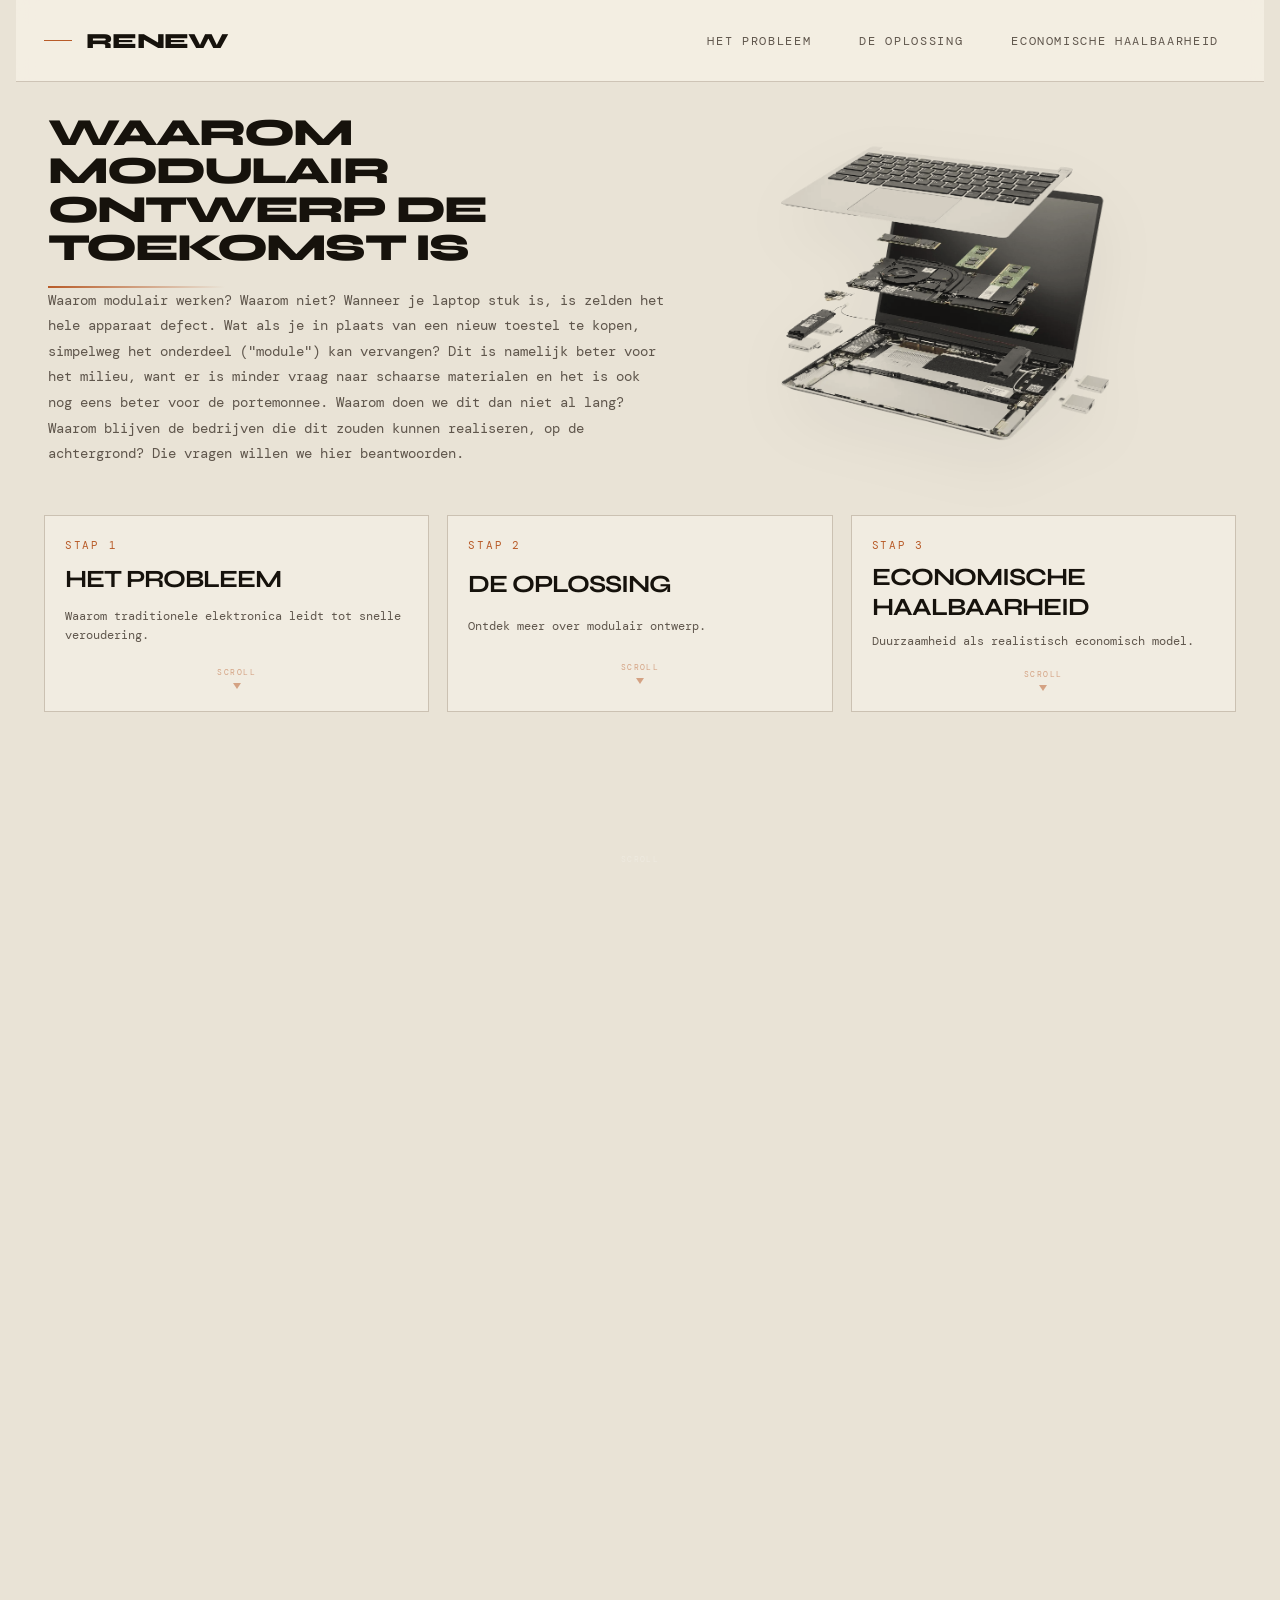
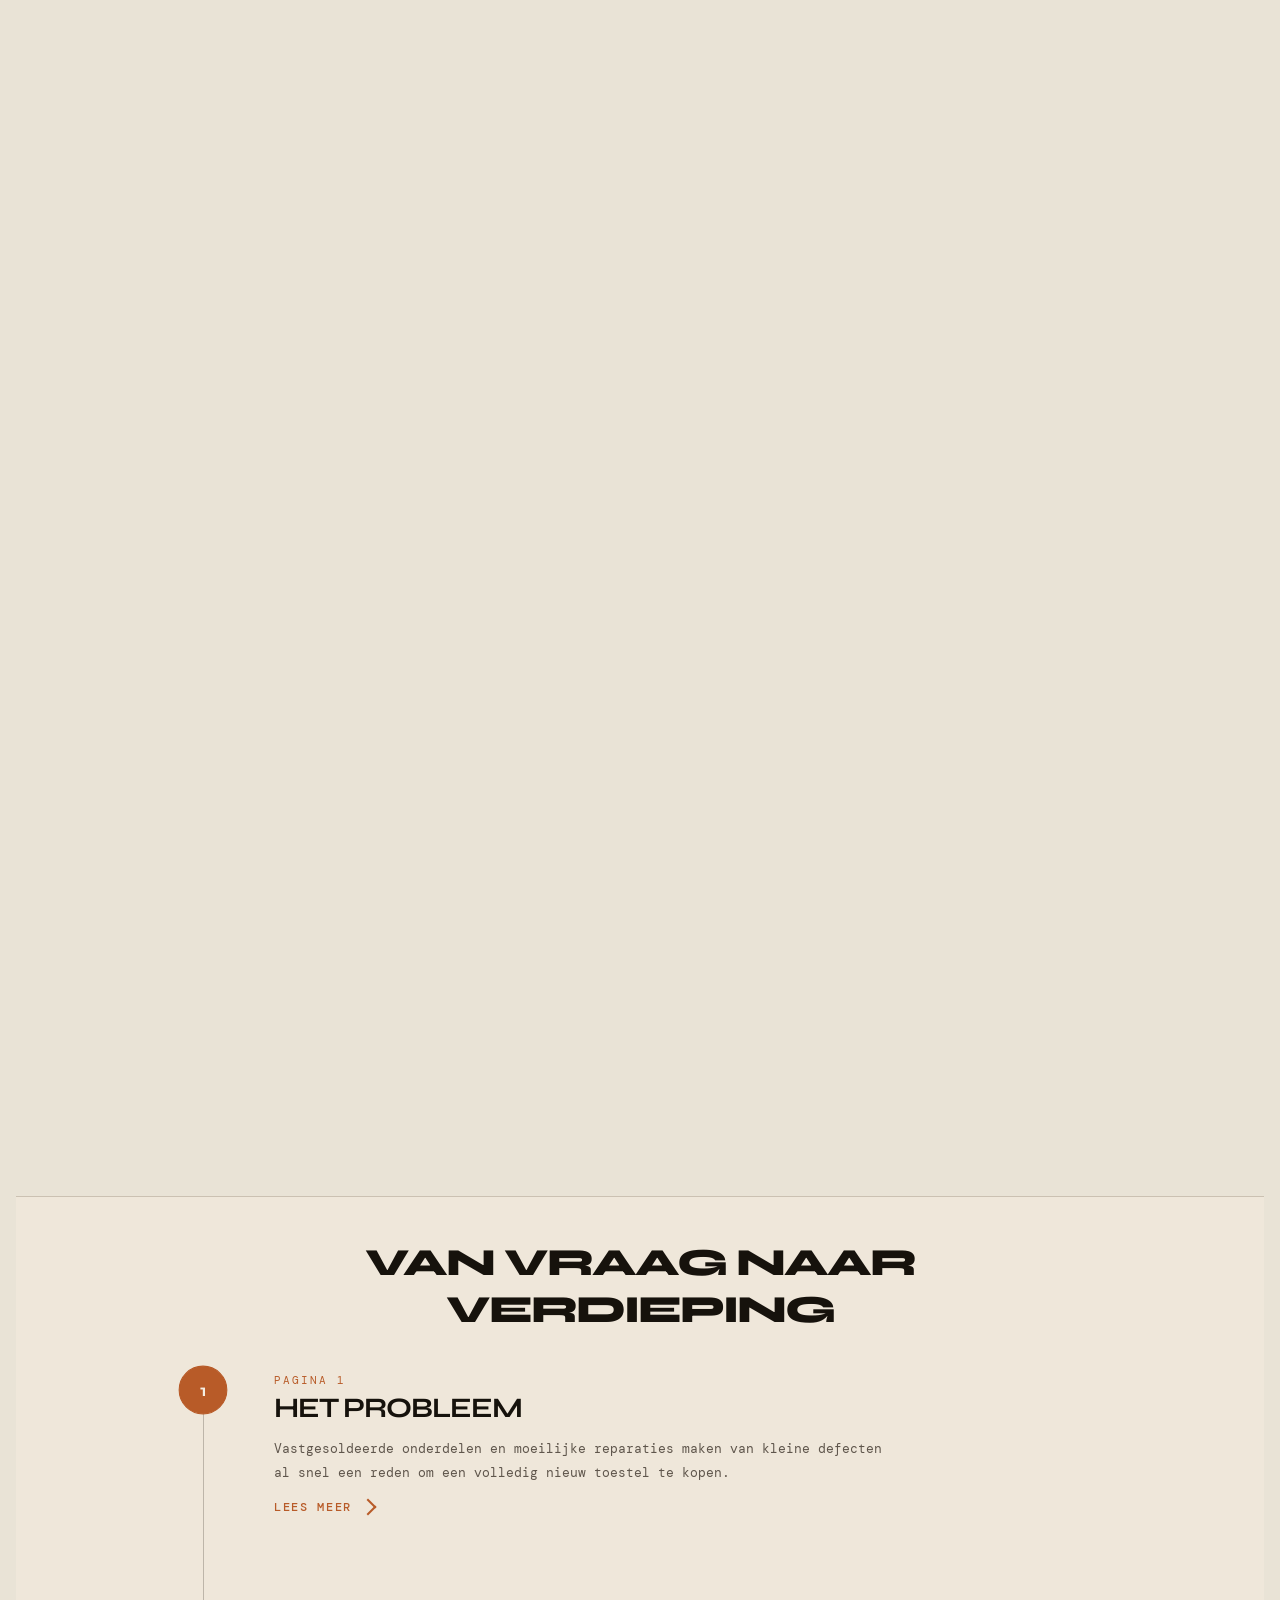
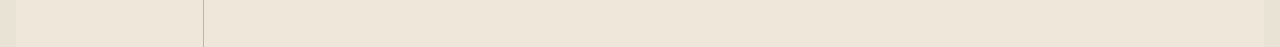
<file: index.html>
<!DOCTYPE html>
<html lang="nl">
<head>
  <meta charset="UTF-8" />
  <meta name="viewport" content="width=device-width, initial-scale=1.0" />
  <title>DOE</title>
  <link rel="preconnect" href="https://fonts.googleapis.com">
  <link rel="preconnect" href="https://fonts.gstatic.com" crossorigin>
  <link href="https://fonts.googleapis.com/css2?family=Syne:wght@500;700;800&family=DM+Mono:wght@300;400;500&display=swap" rel="stylesheet">
  <link href="main.css" rel="stylesheet">
</head>
<body>

  <div id="loading">
    <div id="progress-bar-track"><div id="progress-bar-fill"></div></div>
  </div>

  <div class="page-shell">
    <header class="topbar">
      <a class="brand" href="index.html">RENEW</a>
      <nav>
        <ul class="menu">
          <li><a href="probleem.html">Het probleem</a></li>
          <li><a href="oplossing.html">De oplossing</a></li>
          <li><a href="impact.html">Economische Haalbaarheid</a></li>
        </ul>
      </nav>
    </header>

    <main id="top">
      <section class="hero panel">
        <div>
          <h1 class="hero-title">Waarom modulair ontwerp de toekomst is</h1>
          <p class="hero-subtitle">
            Waarom modulair werken? Waarom niet? Wanneer je laptop stuk is, is zelden het hele apparaat defect. Wat als je in plaats van een nieuw toestel te kopen, simpelweg het onderdeel ("module") kan vervangen? Dit is namelijk beter voor het milieu, want er is minder vraag naar schaarse materialen en het is ook nog eens beter voor de portemonnee. Waarom doen we dit dan niet al lang? Waarom blijven de bedrijven die dit zouden kunnen realiseren, op de achtergrond? Die vragen willen we hier beantwoorden.
          </p>
        </div>
        <div class="hero-visual">
          <img class="hero-image" src="imgs/modulaire-laptop.png" alt="Exploded view van een modulaire laptop" />
        </div>
      </section>

      <section class="overview-shell panel">
        <div class="overview-grid">
          <a class="overview-box" data-target="timeline-probleem" href="#timeline-probleem">
            <span class="overview-step">Stap 1</span>
            <h2 class="overview-title">Het probleem</h2>
            <p class="overview-copy">Waarom traditionele elektronica leidt tot snelle veroudering.</p>
            <span class="overview-scroll-hint">
              <span class="scroll-hint-text">scroll</span>
              <span class="scroll-hint-arrow"></span>
            </span>
          </a>
          <a class="overview-box" data-target="timeline-oplossing" href="#timeline-oplossing">
            <span class="overview-step">Stap 2</span>
            <h2 class="overview-title">De oplossing</h2>
            <p class="overview-copy">Ontdek meer over modulair ontwerp.</p>
            <span class="overview-scroll-hint">
              <span class="scroll-hint-text">scroll</span>
              <span class="scroll-hint-arrow"></span>
            </span>
          </a>
          <a class="overview-box" data-target="timeline-impact" href="#timeline-impact">
            <span class="overview-step">Stap 3</span>
            <h2 class="overview-title">Economische Haalbaarheid</h2>
            <p class="overview-copy">Duurzaamheid als realistisch economisch model.</p>
            <span class="overview-scroll-hint">
              <span class="scroll-hint-text">scroll</span>
              <span class="scroll-hint-arrow"></span>
            </span>
          </a>
        </div>
      </section>

      <div id="scroll-sentinel"></div>

      <section class="story-timeline-section panel">
        <div class="story-timeline-inner">
          <div class="story-timeline-heading">
            <h2>Van vraag naar verdieping</h2>
          </div>

          <div class="story-timeline">
            <a class="story-point" id="timeline-probleem" data-target="timeline-probleem" data-tone="problem" href="probleem.html">
              <span class="story-point-marker">1</span>
              <span class="story-point-label">Pagina 1</span>
              <h3 class="story-point-title">Het probleem</h3>
              <p class="story-point-copy">Vastgesoldeerde onderdelen en moeilijke reparaties maken van kleine defecten al snel een reden om een volledig nieuw toestel te kopen.</p>
              <span class="story-point-link">Lees meer</span>
            </a>

            <a class="story-point" id="timeline-oplossing" data-target="timeline-oplossing" data-tone="solution" href="oplossing.html">
              <span class="story-point-marker">2</span>
              <span class="story-point-label">Pagina 2</span>
              <h3 class="story-point-title">De oplossing</h3>
              <p class="story-point-copy">Door het gebruik van een modulaire laptop, wordt onderhoud, upgrades en herstel veel eenvoudiger.</p>
              <span class="story-point-link">Lees meer</span>
            </a>

            <a class="story-point" id="timeline-impact" data-target="timeline-impact" data-tone="impact" href="impact.html">
              <span class="story-point-marker">3</span>
              <span class="story-point-label">Pagina 3</span>
              <h3 class="story-point-title">Economische Haalbaarheid</h3>
              <p class="story-point-copy">Een herstelbaar toestel zal langer meegaan. Er is minder nood aan schaarse materialen bevatten en hierdoor op termijn financieel interessanter zijn.</p>
              <span class="story-point-link">Lees meer</span>
            </a>
          </div>
        </div>
      </section>
    </main>

    <footer class="footer">
      <span class="footer-left">Tack Ignace,Durnez Dolf,Gyselbrecht Stan,Serry Nathan</span>
      <span class="footer-right">DUURZAAMHEID · ONDERNEMERSCHAP · ETHIEK</span>
    </footer>
  </div>

  <div id="frame-display">
    <img src="" id="frame-img" alt="DOE Laptop"/>
    <div id="scroll-hint">
      <div id="scroll-hint-text">scroll</div>
    </div>
  </div>

  <script src="main.js"></script>
</body>
</html>
</file>
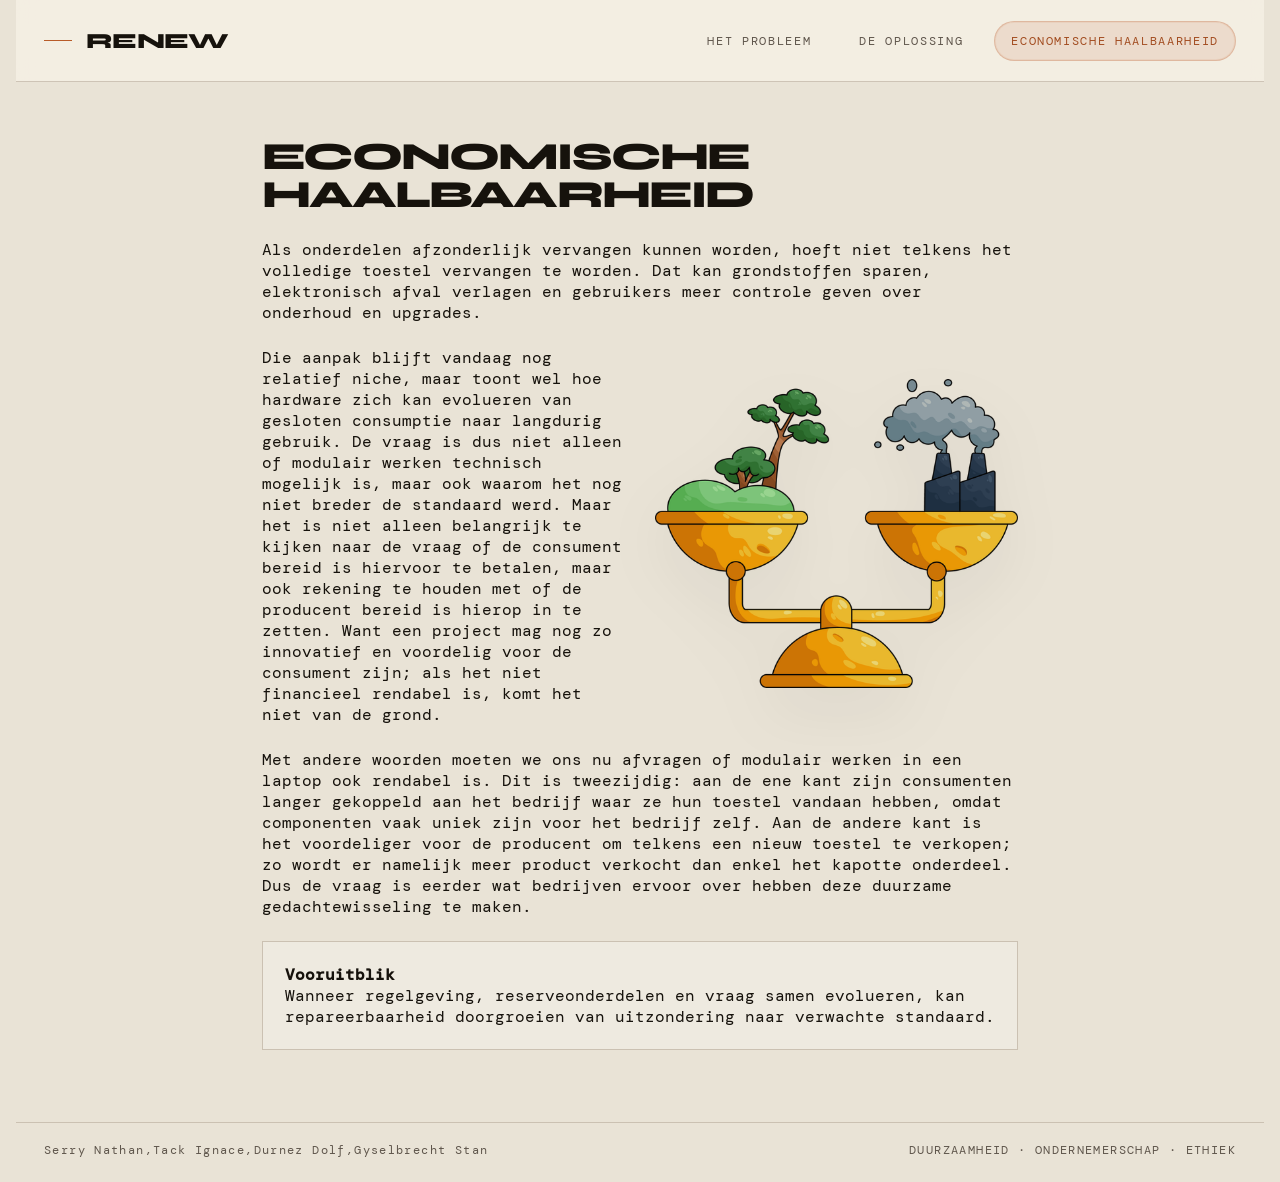
<file: impact.html>
<!DOCTYPE html>
<html lang="nl">
<head>
  <meta charset="UTF-8" />
  <meta name="viewport" content="width=device-width, initial-scale=1.0" />
  <title>Impact - DOE</title>
  <link rel="preconnect" href="https://fonts.googleapis.com">
  <link rel="preconnect" href="https://fonts.gstatic.com" crossorigin>
  <link href="https://fonts.googleapis.com/css2?family=Syne:wght@500;700;800&family=DM+Mono:wght@300;400;500&display=swap" rel="stylesheet">
  <link href="main.css" rel="stylesheet">
</head>
<body>
  <div class="page-shell">
    <header class="topbar">
      <a class="brand" href="index.html">RENEW</a>
      <nav>
        <ul class="menu">
          <li><a href="probleem.html">Het probleem</a></li>
          <li><a href="oplossing.html">De oplossing</a></li>
          <li><a class="is-active" href="impact.html">Economische Haalbaarheid</a></li>
        </ul>
      </nav>
    </header>

    <main class="hero probleem">

      <h1>Economische haalbaarheid</h1>
      <p>
        Als onderdelen afzonderlijk vervangen kunnen worden, hoeft niet telkens het volledige toestel vervangen te worden.
        Dat kan grondstoffen sparen, elektronisch afval verlagen en gebruikers meer controle geven over onderhoud en upgrades.
      </p>
      <div class="img-side">
          <div>
              <p>
                  Die aanpak blijft vandaag nog relatief niche, maar toont wel hoe hardware zich kan evolueren van gesloten consumptie
                  naar langdurig gebruik. De vraag is dus niet alleen of modulair werken technisch mogelijk is, maar ook waarom het nog
                  niet breder de standaard werd. Maar het is niet alleen belangrijk te kijken naar de vraag of de consument bereid is
                  hiervoor te betalen, maar ook rekening te houden met of de producent bereid is hierop in te zetten. Want een project mag
                  nog zo innovatief en voordelig voor de consument zijn; als het niet financieel rendabel is, komt het niet van
                  de grond.
              </p>
          </div>
          <div>
              <img class="side-img" src="imgs/weegschaal.png" alt="Exploded view van een modulaire laptop" />
          </div>
      </div>
        <p>
          Met andere woorden moeten we ons nu afvragen of modulair werken in een laptop ook rendabel is. Dit is
        tweezijdig: aan de ene kant zijn consumenten langer gekoppeld aan het bedrijf waar ze hun toestel vandaan hebben, omdat
        componenten vaak uniek zijn voor het bedrijf zelf. Aan de andere kant is het voordeliger voor de producent om
        telkens een nieuw toestel te verkopen; zo wordt er namelijk meer product verkocht dan enkel het kapotte onderdeel.
        Dus de vraag is eerder wat bedrijven ervoor over hebben deze duurzame gedachtewisseling te maken.
      </p>

      <div class="sub-panel">
        <strong>Vooruitblik</strong>
        <p>Wanneer regelgeving, reserveonderdelen en vraag samen evolueren, kan repareerbaarheid doorgroeien van uitzondering naar verwachte standaard.</p>
      </div>
    </main>

    <footer class="footer">
      <span class="footer-left">Serry Nathan,Tack Ignace,Durnez Dolf,Gyselbrecht Stan</span>
      <span class="footer-right">DUURZAAMHEID · ONDERNEMERSCHAP · ETHIEK</span>
    </footer>
  </div>
</body>
</html>
</file>
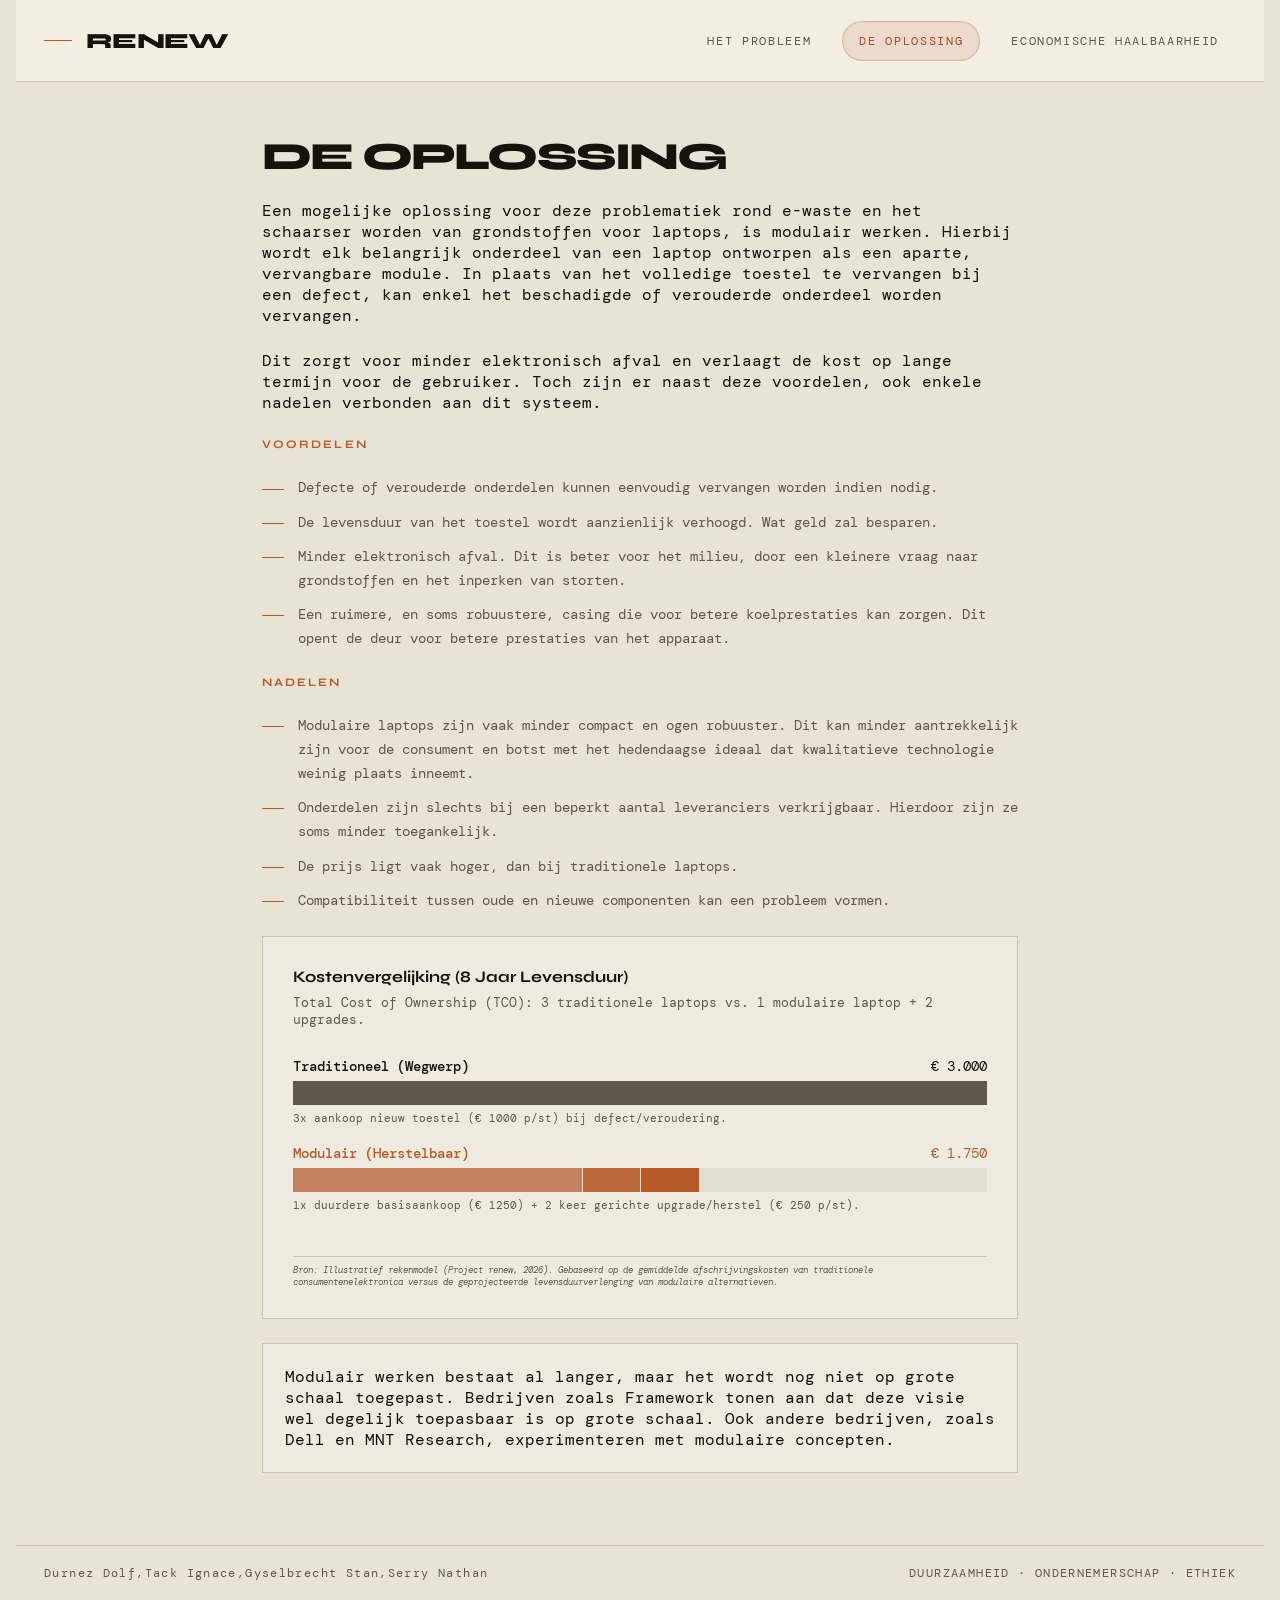
<file: oplossing.html>
<!DOCTYPE html>
<html lang="nl">
<head>
  <meta charset="UTF-8" />
  <meta name="viewport" content="width=device-width, initial-scale=1.0" />
  <title>Oplossing - DOE</title>
  <link rel="preconnect" href="https://fonts.googleapis.com">
  <link rel="preconnect" href="https://fonts.gstatic.com" crossorigin>
  <link href="https://fonts.googleapis.com/css2?family=Syne:wght@500;700;800&family=DM+Mono:wght@300;400;500&display=swap" rel="stylesheet">
  <link href="main.css" rel="stylesheet">
</head>
<body>
  <div class="page-shell">
    <header class="topbar">
      <a class="brand" href="index.html">RENEW</a>
      <nav>
        <ul class="menu">
          <li><a  href="probleem.html">Het probleem</a></li>
          <li><a class="is-active" href="oplossing.html">De oplossing</a></li>
          <li><a  href="impact.html">Economische Haalbaarheid</a></li>
        </ul>
      </nav>
    </header>

    <main class="hero probleem">
      <h1>De oplossing</h1>
      <p>
        Een mogelijke oplossing voor deze problematiek rond e-waste en het schaarser worden van grondstoffen voor laptops, is modulair werken. Hierbij wordt elk belangrijk onderdeel van een laptop ontworpen als een aparte, vervangbare module. In plaats van het volledige toestel te vervangen bij een defect, kan enkel het beschadigde of verouderde onderdeel worden vervangen.

      </p>

      <p>
          Dit zorgt voor minder elektronisch afval en verlaagt de kost op lange termijn voor de gebruiker. Toch zijn er naast deze voordelen, ook enkele nadelen verbonden aan dit systeem.
      </p>
        <h2>Voordelen</h2>
        <ul>
            <li>Defecte of verouderde onderdelen kunnen eenvoudig vervangen worden indien nodig.</li>
            <li>De levensduur van het toestel wordt aanzienlijk verhoogd. Wat geld zal besparen.</li>
            <li>Minder elektronisch afval. Dit is beter voor het milieu, door een kleinere vraag naar grondstoffen en het inperken van storten.</li>
            <li>Een ruimere, en soms robuustere, casing die voor betere koelprestaties kan zorgen. Dit opent de deur voor betere prestaties van het apparaat.</li>
        </ul>

      <h2>Nadelen</h2>
      <ul>
        <li>Modulaire laptops zijn vaak minder compact en ogen robuuster. Dit kan minder aantrekkelijk zijn voor de consument en botst met het hedendaagse ideaal dat kwalitatieve technologie weinig plaats inneemt.</li>
        <li>Onderdelen zijn slechts bij een beperkt aantal leveranciers verkrijgbaar. Hierdoor zijn ze soms minder toegankelijk.</li>
        <li>De prijs ligt vaak hoger, dan bij traditionele laptops.</li>
        <li>Compatibiliteit tussen oude en nieuwe componenten kan een probleem vormen.</li>
      </ul>

      <div class="cost-panel">
          <h3>Kostenvergelijking (8 Jaar Levensduur)</h3>
          <p>Total Cost of Ownership (TCO): 3 traditionele laptops vs. 1 modulaire laptop + 2 upgrades.</p>

          <div class="cost-bars">

              <div class="cost-bar-item">
                  <div class="cost-bar-header">
                      <span>Traditioneel (Wegwerp)</span>
                      <span>€ 3.000</span>
                  </div>
                  <div class="cost-bar-track">
                      <div class="cost-bar-fill" style="width: 100%;"></div>
                  </div>
                  <span class="cost-bar-note">3x aankoop nieuw toestel (€ 1000 p/st) bij defect/veroudering.</span>
              </div>

              <div class="cost-bar-item">
                  <div class="cost-bar-header accent">
                      <span>Modulair (Herstelbaar)</span>
                      <span>€ 1.750</span>
                  </div>
                  <div class="cost-bar-track">
                      <div class="cost-bar-fill accent-light cost-bar-segment" style="width: 41.6%;" title="Basisaankoop: €1250"></div>
                      <div class="cost-bar-fill accent-dark cost-bar-segment" style="width: 8.3%;" title="Upgrade 1: €250"></div>
                      <div class="cost-bar-fill accent cost-bar-segment" style="width: 8.3%;" title="Upgrade 2: €250"></div>
                  </div>
                  <span class="cost-bar-note">1x duurdere basisaankoop (€ 1250) + 2 keer gerichte upgrade/herstel (€ 250 p/st).</span>
              </div>
              <div class="chart-source" style="padding-top: 7px;border-top: 1px solid var(--line);">
                  Bron: Illustratief rekenmodel (Project renew, 2026). Gebaseerd op de gemiddelde afschrijvingskosten van traditionele consumentenelektronica versus de geprojecteerde levensduurverlenging van modulaire alternatieven.
              </div>
          </div>
      </div>

      <div class="sub-panel">
        Modulair werken bestaat al langer, maar het wordt nog niet op grote schaal toegepast. Bedrijven zoals Framework tonen aan dat deze visie wel degelijk toepasbaar is op grote schaal.
        Ook andere bedrijven, zoals Dell en MNT Research, experimenteren met modulaire concepten.
      </div>

    </main>

    <footer class="footer">
      <span class="footer-left">Durnez Dolf,Tack Ignace,Gyselbrecht Stan,Serry Nathan</span>
      <span class="footer-right">DUURZAAMHEID · ONDERNEMERSCHAP · ETHIEK</span>
    </footer>

  </div>
</body>
</html>
</file>
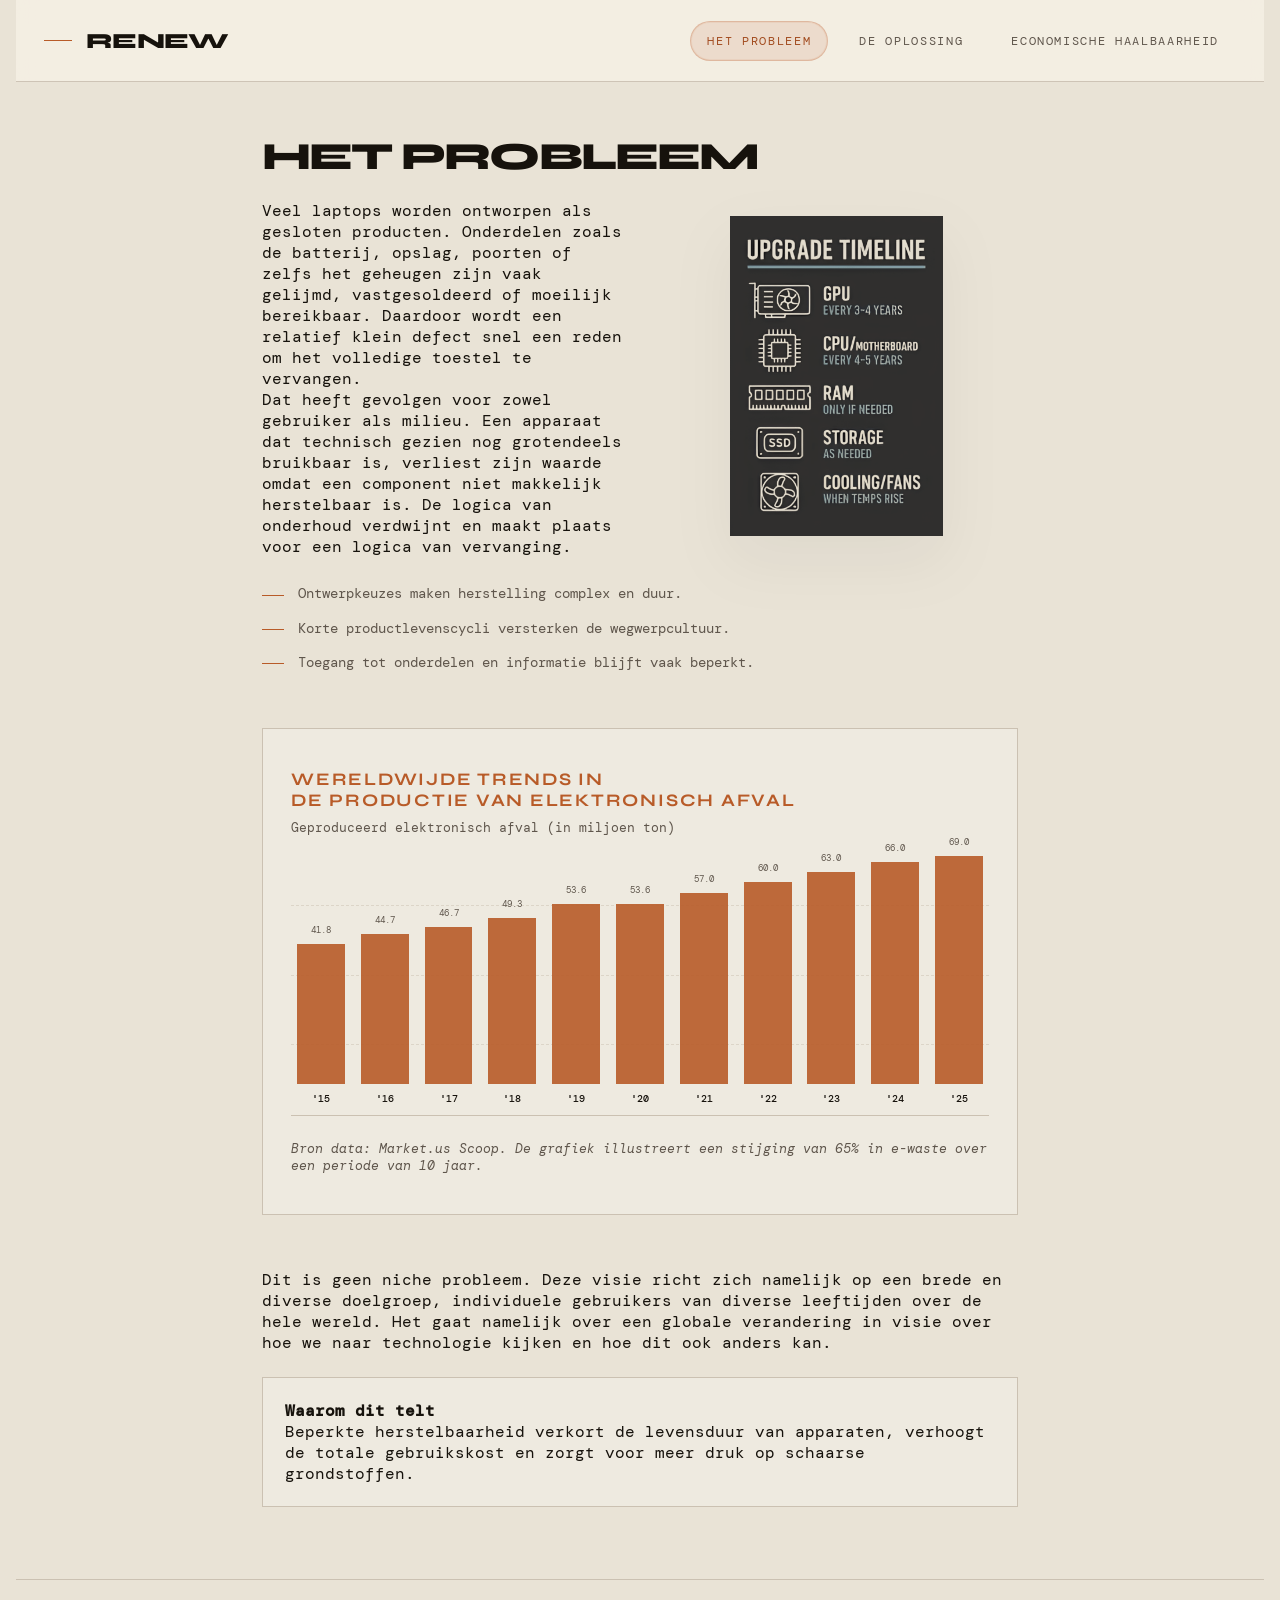
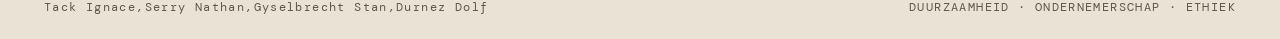
<file: probleem.html>
<!DOCTYPE html>
<html lang="nl">
<head>
  <meta charset="UTF-8" />
  <meta name="viewport" content="width=device-width, initial-scale=1.0" />
  <title>Probleem - DOE</title>
  <link rel="preconnect" href="https://fonts.googleapis.com">
  <link rel="preconnect" href="https://fonts.gstatic.com" crossorigin>
  <link href="https://fonts.googleapis.com/css2?family=Syne:wght@500;700;800&family=DM+Mono:wght@300;400;500&display=swap" rel="stylesheet">
  <link href="main.css" rel="stylesheet">
</head>
<body>
  <div class="page-shell">
    <header class="topbar">
      <a class="brand" href="index.html">RENEW</a>
      <nav>
        <ul class="menu">
          <li><a class="is-active" href="probleem.html">Het probleem</a></li>
          <li><a href="oplossing.html">De oplossing</a></li>
          <li><a href="impact.html">Economische Haalbaarheid</a></li>
        </ul>
      </nav>
    </header>

    <main class="top">
      <section class="hero probleem">
        <h1>Het probleem</h1>
        <div class="img-side">
            <div>
                <p>
                    Veel laptops worden ontworpen als gesloten producten. Onderdelen zoals de batterij, opslag, poorten of zelfs het geheugen
                    zijn vaak gelijmd, vastgesoldeerd of moeilijk bereikbaar. Daardoor wordt een relatief klein defect snel een reden
                    om het volledige toestel te vervangen.
                </p>
                <p>
                    Dat heeft gevolgen voor zowel gebruiker als milieu. Een apparaat dat technisch gezien nog grotendeels bruikbaar is,
                    verliest zijn waarde omdat een component niet makkelijk herstelbaar is. De logica van onderhoud verdwijnt en maakt
                    plaats voor een logica van vervanging.
                </p>
            </div>
            <div>
                <img class="side-img" src="imgs/e-lifetime.png" alt="Exploded view van een modulaire laptop" />
            </div>
        </div>
        <ul>
          <li>Ontwerpkeuzes maken herstelling complex en duur.</li>
          <li>Korte productlevenscycli versterken de wegwerpcultuur.</li>
          <li>Toegang tot onderdelen en informatie blijft vaak beperkt.</li>
        </ul>

        <div class="chart-panel">
            <h2>Wereldwijde trends in <br> de productie van elektronisch afval</h2>
            <p>Geproduceerd elektronisch afval (in miljoen ton)</p>

            <div class="chart-container">
                <div class="chart-grid-line"></div>
                <div class="chart-grid-line"></div>
                <div class="chart-grid-line"></div>

                <div class="bar-item">
                    <span class="bar-value">41.8</span>
                    <div class="bar-rect" style="height: 52.2%;"></div>
                    <span class="bar-label">'15</span>
                </div>

                <div class="bar-item">
                    <span class="bar-value">44.7</span>
                    <div class="bar-rect" style="height: 55.8%;"></div>
                    <span class="bar-label">'16</span>
                </div>

                <div class="bar-item">
                    <span class="bar-value">46.7</span>
                    <div class="bar-rect" style="height: 58.3%;"></div>
                    <span class="bar-label">'17</span>
                </div>

                <div class="bar-item">
                    <span class="bar-value">49.3</span>
                    <div class="bar-rect" style="height: 61.6%;"></div>
                    <span class="bar-label">'18</span>
                </div>

                <div class="bar-item">
                    <span class="bar-value">53.6</span>
                    <div class="bar-rect" style="height: 67%;"></div>
                    <span class="bar-label">'19</span>
                </div>

                <div class="bar-item">
                    <span class="bar-value">53.6</span>
                    <div class="bar-rect" style="height: 67%;"></div>
                    <span class="bar-label">'20</span>
                </div>

                <div class="bar-item">
                    <span class="bar-value">57.0</span>
                    <div class="bar-rect" style="height: 71.2%;"></div>
                    <span class="bar-label">'21</span>
                </div>

                <div class="bar-item">
                    <span class="bar-value">60.0</span>
                    <div class="bar-rect" style="height: 75%;"></div>
                    <span class="bar-label">'22</span>
                </div>

                <div class="bar-item">
                    <span class="bar-value">63.0</span>
                    <div class="bar-rect" style="height: 78.7%;"></div>
                    <span class="bar-label">'23</span>
                </div>

                <div class="bar-item">
                    <span class="bar-value">66.0</span>
                    <div class="bar-rect" style="height: 82.5%;"></div>
                    <span class="bar-label">'24</span>
                </div>

                <div class="bar-item">
                    <span class="bar-value">69.0</span>
                    <div class="bar-rect" style="height: 86.2%;"></div>
                    <span class="bar-label">'25</span>
                </div>
            </div>

            <p class="chart-source">
                Bron data: Market.us Scoop. De grafiek illustreert een stijging van 65% in e-waste over een periode van 10 jaar.
            </p>
        </div>

        <p>
        Dit is geen niche probleem. Deze visie richt zich namelijk op een brede en diverse doelgroep, individuele gebruikers van diverse leeftijden over de hele wereld. Het gaat namelijk over een globale verandering in visie over hoe we naar technologie kijken en hoe dit ook anders kan.
      </p>
      <div class="sub-panel">
          <strong>Waarom dit telt</strong>
          <p>Beperkte herstelbaarheid verkort de levensduur van apparaten, verhoogt de totale gebruikskost en zorgt voor meer druk op schaarse grondstoffen.</p>
        </div>
      </section>
    </main>

    <footer class="footer">
      <span class="footer-left">Tack Ignace,Serry Nathan,Gyselbrecht Stan,Durnez Dolf</span>
      <span class="footer-right">DUURZAAMHEID · ONDERNEMERSCHAP · ETHIEK</span>
    </footer>
  </div>
</body>
</html>
</file>
<file: main.css>
:root {
    --bg: #e9e3d6;
    --paper: #f4efe4;
    --ink: #16120c;
    --muted: #5f564c;
    --line: #cbc1b2;
    --accent: #b85b28;
    --accent-soft: rgba(184, 91, 40, 0.12);
    --accent-strong: #a24d21;
    --panel: rgba(244, 239, 228, 0.8);
    --section-tint: #efe7da;
    --nav-height: 82px;
}

* {
    box-sizing: border-box;
    margin: 0;
    padding: 0;
}

html {
    scroll-behavior: smooth;
    scroll-padding-top: calc(var(--nav-height) + 24px);
}

body {
    min-height: 100vh;
    color: var(--ink);
    font-family: "DM Mono", monospace;
    background: #e9e3d6;
}

a {
    color: inherit;
    text-decoration: none;
}

.page-shell {
    width: min(1360px, calc(100% - 32px));
    margin: 0 auto;
    overflow: clip;
}

.topbar {
    position: sticky;
    top: 0;
    z-index: 20;
    display: flex;
    align-items: center;
    justify-content: space-between;
    gap: 24px;
    min-height: var(--nav-height);
    padding: 18px 28px;
    border-bottom: 1px solid rgba(203, 193, 178, 0.92);
    background: rgba(244, 239, 228, 0.9);
    backdrop-filter: blur(10px);
}

.brand {
    display: inline-flex;
    align-items: center;
    gap: 14px;
    font-family: "Syne", sans-serif;
    font-size: 1.35rem;
    font-weight: 800;
    letter-spacing: -0.03em;
}

.brand::before {
    content: "";
    width: 28px;
    height: 1px;
    background: var(--accent);
}

.menu {
    display: flex;
    align-items: center;
    gap: 14px;
    list-style: none;
}

.menu a {
    display: inline-flex;
    align-items: center;
    justify-content: center;
    min-height: 40px;
    padding: 0 16px;
    border: 1px solid transparent;
    border-radius: 999px;
    color: var(--muted);
    font-size: 0.74rem;
    letter-spacing: 0.14em;
    text-transform: uppercase;
    transition: color 0.22s ease, border-color 0.22s ease, background-color 0.22s ease, box-shadow 0.22s ease;
}

.menu a:hover,
.menu a.is-active {
    color: var(--accent-strong);
    border-color: rgba(184, 91, 40, 0.28);
    background: var(--accent-soft);
    box-shadow: inset 0 0 0 1px rgba(184, 91, 40, 0.08);
}

.hero {
    display: flex;
    padding: 2em;
}

.hero-visual {
    display: flex;
    align-items: center;
    justify-content: center;
    padding: 8px 20px 8px 12px;
}

.hero-image {
    width: min(100%, 640px);
    max-width: 48vw;
    max-height: 680px;
    object-fit: contain;
    mix-blend-mode: multiply;
    opacity: 0.98;
    filter: drop-shadow(0 24px 30px rgba(22, 18, 12, 0.05));
}

/* ── CONTENT SECTIONS (stack over frame display) ────── */
.panel {
    position: relative;
    z-index: 1;
    background: var(--bg);
}

.probleem {
    margin: 0 auto;
    padding-top: 56px;
    padding-bottom: 72px;
    display: grid;
    gap: 24px;
    max-width: 820px;
}

.sub-panel {
    padding: 22px;
    border: 1px solid var(--line);
    background: rgba(255, 255, 255, 0.24);
}

.hero h1,
.probleem h1 {
    font-family: "Syne", sans-serif;
    font-size: clamp(1.6rem, 3vw, 2.4rem);
    font-weight: 800;
    letter-spacing: -0.05em;
    text-transform: uppercase;
    line-height: 1;
}

.hero h2,
.probleem h2 {
    font-family: "Syne", sans-serif;
    font-size: 0.72rem;
    font-weight: 700;
    letter-spacing: 0.18em;
    text-transform: uppercase;
    color: var(--accent);
}

.hero ul,
.probleem ul {
    list-style: none;
    display: grid;
    gap: 10px;
    padding: 0;
}

.hero ul li,
.probleem ul li {
    display: flex;
    align-items: baseline;
    gap: 14px;
    color: var(--muted);
    font-size: 0.88rem;
    line-height: 1.72;
}

.hero ul li::before,
.probleem ul li::before {
    content: "";
    flex-shrink: 0;
    width: 22px;
    height: 1px;
    background: var(--accent);
    position: relative;
    top: -0.2em;
}

.hero-title {
    max-width: 12ch;
    font-family: "Syne", sans-serif;
    font-size: clamp(2rem, 4vw, 3.2rem);
    font-weight: 800;
    line-height: 1;
    letter-spacing: -0.05em;
}

.hero-title::after {
    content: "";
    display: block;
    width: min(180px, 36%);
    height: 2px;
    margin-top: 18px;
    background: linear-gradient(to right, var(--accent), transparent);
}

.hero-subtitle {
    max-width: 720px;
    color: var(--muted);
    font-size: 0.88rem;
    line-height: 1.82;
}

.overview-shell {
    padding: 0 28px 6vh;
}

.overview-grid {
    display: grid;
    grid-template-columns: repeat(3, minmax(0, 1fr));
    gap: 18px;
}

.overview-box {
    display: grid;
    gap: 10px;
    padding: 22px 20px 20px;
    border: 1px solid var(--line);
    background: var(--panel);
    cursor: pointer;
    transform-origin: center;
    transition: transform 0.24s ease, border-color 0.24s ease, background-color 0.24s ease, box-shadow 0.24s ease;
}

.overview-box:hover {
    transform: translateY(-4px) scale(1.02);
    border-color: rgba(184, 91, 40, 0.28);
    background: rgba(236, 226, 212, 0.92);
    box-shadow: 0 14px 30px rgba(22, 18, 12, 0.08);
}

.overview-box.is-active {
    transform: translateY(-4px) scale(1.02);
    border-color: var(--accent);
    background: var(--accent-soft);
    box-shadow: 0 14px 30px rgba(22, 18, 12, 0.08);
}

.overview-step {
    color: var(--accent);
    font-size: 0.68rem;
    letter-spacing: 0.16em;
    text-transform: uppercase;
}

.overview-title {
    font-family: "Syne", sans-serif;
    font-size: 1.55rem;
    font-weight: 700;
    letter-spacing: -0.04em;
    text-transform: uppercase;
}

.overview-copy {
    color: var(--muted);
    font-size: 0.72rem;
    line-height: 1.72;
}

.overview-scroll-hint {
    display: flex;
    flex-direction: column;
    align-items: center;
    gap: 6px;
    margin-top: 8px;
    opacity: 0.5;
    transition: opacity 0.3s ease;
}

.overview-box:hover .overview-scroll-hint {
    opacity: 1;
}

.scroll-hint-text {
    font-size: 8px;
    letter-spacing: 0.18em;
    text-transform: uppercase;
    color: var(--accent);
}

.scroll-hint-arrow {
    width: 0;
    height: 0;
    border-left: 4px solid transparent;
    border-right: 4px solid transparent;
    border-top: 6px solid var(--accent);
    animation: bounce 1.5s ease-in-out infinite;
}

@keyframes bounce {
    0%, 100% { transform: translateY(0); }
    50% { transform: translateY(4px); }
}

.story-timeline-section {
    padding: 42px 28px 140px;
    border-top: 1px solid var(--line);
    background: var(--section-tint);
}

.story-timeline-inner {
    max-width: 920px;
    margin: 0 auto;
}

.story-timeline-heading {
    margin-bottom: 34px;
    text-align: center;
}

.story-timeline-heading h2 {
    font-family: "Syne", sans-serif;
    font-size: clamp(2rem, 3vw, 3rem);
    font-weight: 800;
    letter-spacing: -0.05em;
    text-transform: uppercase;
}

.story-timeline-heading p {
    max-width: 560px;
    margin: 14px auto 0;
    color: var(--muted);
    font-size: 0.8rem;
    line-height: 1.82;
}

.story-timeline {
    position: relative;
    display: grid;
    grid-template-rows: repeat(3, minmax(180px, 1fr));
    min-height: 920px;
    align-content: stretch;
    gap: 0;
    padding-left: 86px;
}

.story-timeline::before {
    content: "";
    position: absolute;
    left: 23px;
    top: 8px;
    bottom: 8px;
    width: 1px;
    background: rgba(95, 86, 76, 0.34);
}

.story-point {
    position: relative;
    display: block;
    padding: 6px 0 6px 8px;
    border-radius: 10px;
    cursor: pointer;
    scroll-margin-top: calc(var(--nav-height) + 24px);
    transition: opacity 0.24s ease, transform 0.24s ease, background-color 0.24s ease;
}

.story-point:hover {
    opacity: 0.92;
    padding-left: 10px;
    background: rgba(184, 91, 40, 0.08);
}

.story-point-marker {
    position: absolute;
    left: -86px;
    top: 0;
    width: 46px;
    height: 46px;
    border-radius: 50%;
    border: 1px solid var(--line);
    display: grid;
    place-items: center;
    font-family: "Syne", sans-serif;
    font-size: 1rem;
    font-weight: 700;
    background: var(--paper);
    color: var(--ink);
    transition: background-color 0.24s ease, border-color 0.24s ease, color 0.24s ease, transform 0.24s ease;
}

.story-point[data-tone="problem"] .story-point-marker {
    background: #f0dfd8;
}

.story-point[data-tone="solution"] .story-point-marker {
    background: #dde7da;
}

.story-point[data-tone="impact"] .story-point-marker {
    background: #efe5cf;
}

.story-point.is-active .story-point-marker {
    background: var(--accent);
    border-color: var(--accent);
    color: var(--paper);
    transform: scale(1.06);
}

.story-point-label {
    display: block;
    margin-bottom: 8px;
    color: var(--accent);
    font-size: 0.68rem;
    letter-spacing: 0.18em;
    text-transform: uppercase;
}

.story-point-title {
    font-family: "Syne", sans-serif;
    font-size: clamp(1.4rem, 2.2vw, 2rem);
    font-weight: 700;
    line-height: 0.98;
    letter-spacing: -0.04em;
    text-transform: uppercase;
}

.story-point-copy {
    max-width: 620px;
    margin-top: 14px;
    color: var(--muted);
    font-size: 0.82rem;
    line-height: 1.82;
}

.story-point-link {
    display: inline-flex;
    align-items: center;
    gap: 10px;
    margin-top: 14px;
    color: var(--accent);
    font-size: 0.74rem;
    letter-spacing: 0.14em;
    text-transform: uppercase;
    font-weight: 500;
}

.story-point-link::after {
    content: "";
    width: 10px;
    height: 10px;
    border-right: 2px solid currentColor;
    border-top: 2px solid currentColor;
    transform: rotate(45deg);
}

.footer {
    display: flex;
    align-items: center;
    justify-content: space-between;
    gap: 16px;
    padding: 20px 28px 24px;
    color: var(--muted);
    font-size: 0.72rem;
    letter-spacing: 0.12em;
    border-top: 1px solid var(--line);
    background-color: var(--bg);
    position: relative;
    z-index: 10;
}

/* Scroll hint */
#scroll-hint {
    position: absolute;
    bottom: 36px;
    left: 50%;
    transform: translateX(-50%);
    display: flex;
    flex-direction: column;
    align-items: center;
    gap: 8px;
    transition: opacity 0.4s;
}
#scroll-hint.hidden { opacity: 0; }
#scroll-hint-text {
    font-size: 8px;
    letter-spacing: 0.18em;
    text-transform: uppercase;
    color: rgba(255,255,255,0.25);
}
#scroll-hint-bar {
    width: 1px;
    height: 36px;
    background: linear-gradient(to bottom, rgba(255,255,255,0.3), transparent);
    animation: pulse 1.8s ease-in-out infinite;
}
@keyframes pulse {
    0%, 100% { opacity: 0.3; transform: scaleY(1); }
    50%       { opacity: 0.8; transform: scaleY(1.1); }
}

#progress-bar-fill {
    height: 100%;
    width: 0;
    background: rgba(255,255,255,0.5);
    transition: width 0.1s linear;
}

/* ── FIXED FRAME DISPLAY (behind content) ───────────── */
#frame-display {
    position: fixed;
    inset: 0;
    display: flex;
    align-items: center;
    justify-content: center;
    will-change: contents;
    pointer-events: none;
    z-index: 0;
}

#frame-img {
    max-width: 78%;
    max-height: 78%;
    object-fit: contain;
    display: block;
}

.img-side {
    display: grid;
    grid-template-columns: 1fr 1fr;
    gap: 30px;
    align-items: center;
}

.side-img {
    width: 100%;
    height: auto;
    max-height: 20rem;
    object-fit: contain;
    mix-blend-mode: multiply;
    opacity: 0.98;
    filter: drop-shadow(0 24px 30px rgba(22, 18, 12, 0.05));
}

/* ── E-WASTE CHART ───────────────────────────────────── */
.chart-panel {
    margin-top: 30px;
    margin-bottom: 30px;
    padding: 40px 28px;
    background: rgba(255, 255, 255, 0.24);
    border: 1px solid var(--line);
}

.chart-panel h2 {
    font-family: "Syne", sans-serif;
    font-size: 1.1rem;
    letter-spacing: 0.1em;
    text-transform: uppercase;
    margin-bottom: 8px;
    color: var(--accent);
}

.chart-panel p {
    font-size: 0.8rem;
    color: var(--muted);
}

.chart-container {
    height: 280px;
    display: flex;
    align-items: flex-end;
    justify-content: space-between;
    border-bottom: 1px solid var(--line);
    position: relative;
    padding-bottom: 10px;
    gap: 4px;
}

.chart-grid-line {
    position: absolute;
    width: 100%;
    height: 1px;
    border-top: 1px dashed rgba(203, 193, 178, 0.5);
}

.chart-grid-line:nth-child(1) { bottom: 25%; }
.chart-grid-line:nth-child(2) { bottom: 50%; }
.chart-grid-line:nth-child(3) { bottom: 75%; }

.bar-item {
    flex: 1;
    height: 100%;
    display: flex;
    flex-direction: column;
    align-items: center;
    justify-content: flex-end;
    gap: 8px;
    z-index: 1;
}

.bar-value {
    font-size: 9px;
    color: var(--muted);
}

.bar-rect {
    width: 80%;
    background: var(--accent);
    opacity: 90%;
}

.bar-rect:hover {
    width: 83%;
    box-shadow: 0 0 5px #16120c;
}

.bar-label {
    font-size: 10px;
    font-weight: 500;
}

.chart-source {
    font-size: 9px;
    color: var(--muted);
    margin-top: 24px;
    font-style: italic;
}

/* ── COST COMPARISON CHART ───────────────────────────── */
.cost-panel {
    padding: 30px;
    border: 1px solid var(--line);
    background: rgba(255, 255, 255, 0.24);
}

.cost-panel h3 {
    font-family: "Syne", sans-serif;
    font-size: 1rem;
    color: var(--ink);
    margin-bottom: 8px;
}

.cost-panel p {
    font-size: 0.8rem;
    color: var(--muted);
    margin-bottom: 30px;
}

.cost-bars {
    display: flex;
    flex-direction: column;
    gap: 20px;
}

.cost-bar-item {
    display: flex;
    flex-direction: column;
    gap: 6px;
}

.cost-bar-header {
    display: flex;
    justify-content: space-between;
    font-size: 0.85rem;
}

.cost-bar-header span:first-child {
    font-weight: 500;
}

.cost-bar-header.accent {
    color: var(--accent);
}

.cost-bar-track {
    width: 100%;
    height: 24px;
    background: rgba(203, 193, 178, 0.3);
    position: relative;
    display: flex;
}

.cost-bar-fill {
    height: 100%;
    background: var(--muted);
}

.cost-bar-fill:hover {
    height: 104%;
    box-shadow: 0 0 5px black;
}

.cost-bar-fill.accent {
    background: var(--accent);
}

.cost-bar-fill.accent-light {
    background: var(--accent);
    opacity: 0.7;
}

.cost-bar-fill.accent-dark {
    background: var(--accent);
    opacity: 0.9;
}

.cost-bar-segment {
    height: 100%;
    margin-right: 1px;
}

.cost-bar-note {
    font-size: 0.7rem;
    color: var(--muted);
}

@media (max-width: 980px) {
    .hero {
        flex-direction: column;
        gap: 28px;
    }

    .hero-image {
        max-width: 100%;
    }

    .overview-grid {
        grid-template-columns: 1fr;
    }

    .hero-subtitle {
        max-width: 860px;
    }
}

@media (max-width: 760px) {
    :root {
        --nav-height: 72px;
    }

    .page-shell {
        width: min(100% - 12px, 100%);
        margin: 6px auto;
    }

    .topbar,
    .hero,
    .overview-shell,
    .story-timeline-section,
    .probleem,
    .footer {
        padding-left: 18px;
        padding-right: 18px;
    }

    .footer {
        flex-direction: column;
        text-align: center;
    }

    .menu {
        display: none;
    }

    .hero {
        padding-top: 46px;
    }

    .hero-visual {
        padding: 6px 0 0;
    }

    .hero-image {
        width: min(100%, 520px);
        max-width: 100%;
        max-height: 520px;
    }

    .hero-title {
        font-size: clamp(1.8rem, 11vw, 2.8rem);
        max-width: 100%;
    }

    .hero-subtitle {
        max-width: 100%;
        font-size: 0.9rem;
        line-height: 1.7;
    }

    .story-timeline {
        min-height: auto;
        grid-template-rows: none;
        gap: 72px;
        padding-left: 62px;
    }

    .story-timeline::before {
        left: 17px;
    }

    .story-point-marker {
        left: -62px;
        width: 36px;
        height: 36px;
        font-size: 0.88rem;
    }

    .img-side {
        grid-template-columns: 1fr;
    }

    .probleem h1 {
        font-size: clamp(1.4rem, 7vw, 2rem);
    }

    .probleem ul li {
        font-size: 0.95rem;
    }

    .sub-panel {
        padding: 18px;
    }

}
</file>
